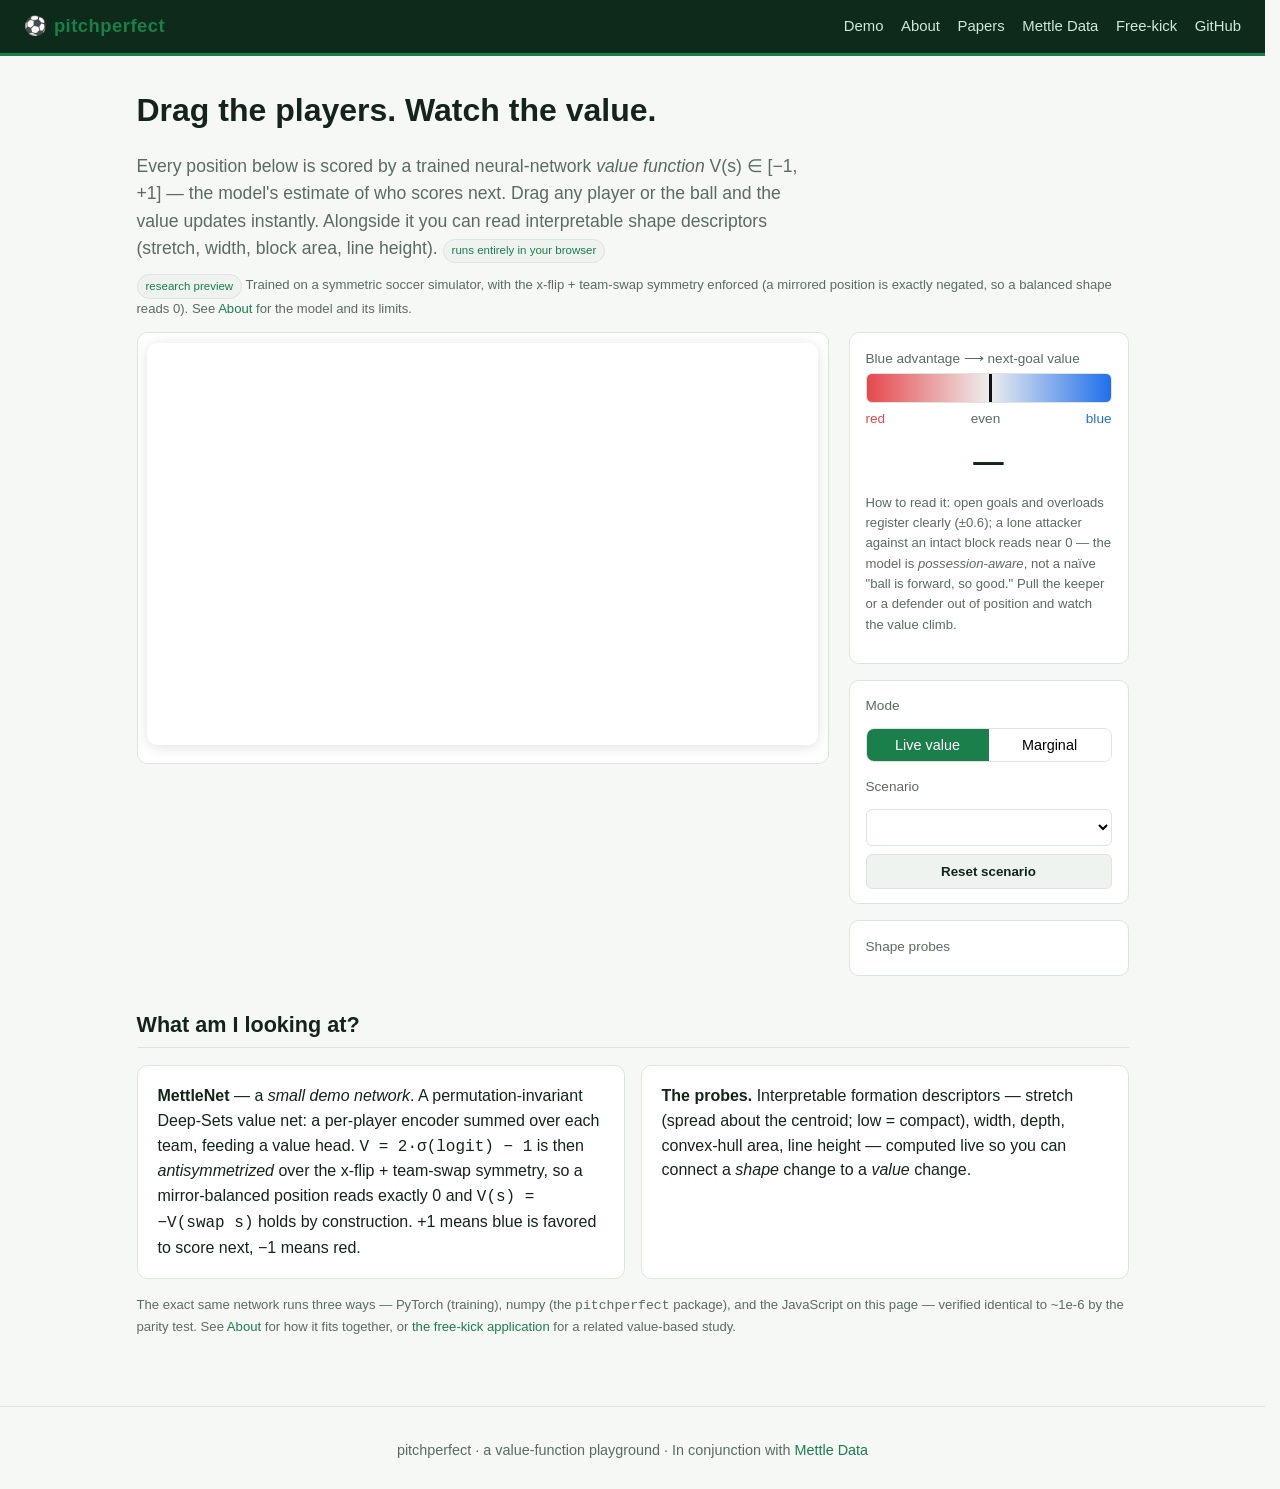
<file: index.html>
<!DOCTYPE html>
<html lang="en">
<head>
<meta charset="utf-8" />
<meta http-equiv="refresh" content="0; url=./web/index.html" />
<title>pitchperfect</title>
</head>
<body>
<p>Redirecting to <a href="./web/index.html">the pitchperfect demo</a>…</p>
</body>
</html>
</file>
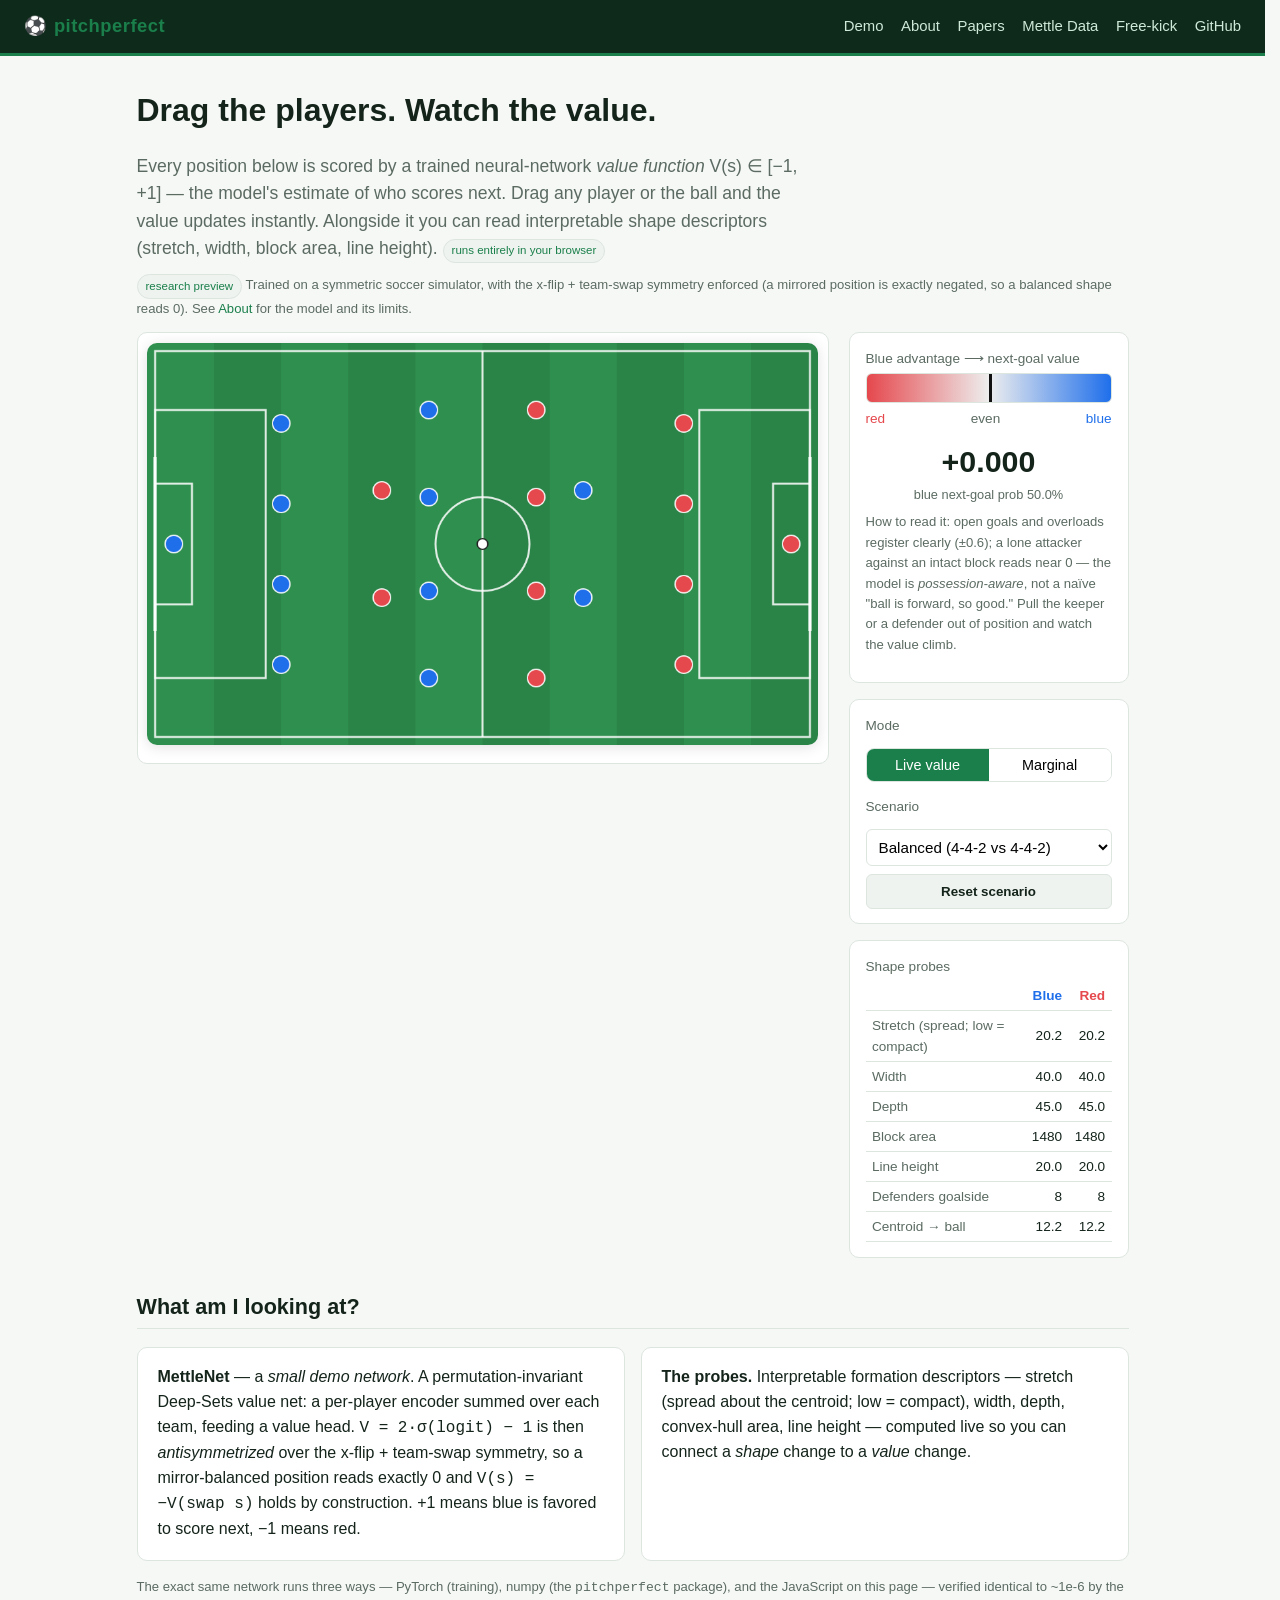
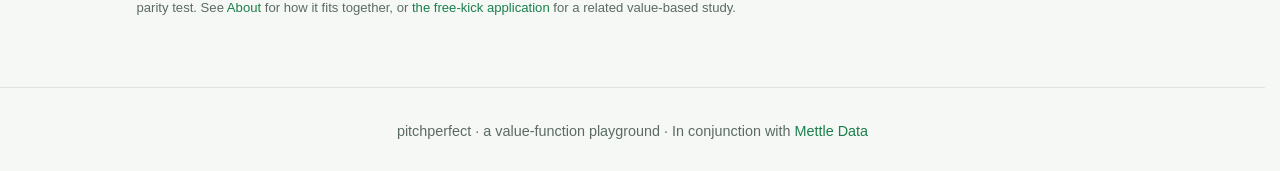
<file: web/index.html>
<!DOCTYPE html>
<html lang="en">
<head>
<meta charset="utf-8" />
<meta name="viewport" content="width=device-width, initial-scale=1" />
<title>pitchperfect — interactive soccer value function</title>
<link rel="icon" href="data:image/svg+xml,<svg xmlns='http://www.w3.org/2000/svg' viewBox='0 0 16 16'><text y='13' font-size='13'>%E2%9A%BD</text></svg>" />
<link rel="stylesheet" href="./css/style.css" />
</head>
<body>
<header class="nav">
  <span class="brand"><a href="./index.html"><span class="pp-ball">⚽</span>pitchperfect</a></span>
  <nav>
    <a href="./index.html">Demo</a>
    <a href="./about.html">About</a>
    <a href="./papers.html">Papers</a>
    <a href="https://mettledata.ai/">Mettle Data</a>
    <a href="https://humpday.microprediction.org/applications/free-kick.html">Free-kick</a>
    <a href="https://github.com/microprediction/pitchperfect">GitHub</a>
  </nav>
</header>

<main>
  <h1>Drag the players. Watch the value.</h1>
  <p class="lede">
    Every position below is scored by a trained neural-network <em>value function</em>
    V(s) ∈ [−1, +1] — the model's estimate of who scores next. Drag any player or the
    ball and the value updates instantly. Alongside it you can read interpretable shape
    descriptors (stretch, width, block area, line height).
    <span class="badge">runs entirely in your browser</span>
  </p>
  <p class="hint" style="margin-top:-0.4rem">
    <span class="badge">research preview</span> Trained on a symmetric soccer simulator, with
    the x-flip + team-swap symmetry enforced (a mirrored position is exactly negated, so a
    balanced shape reads 0). See <a href="./about.html">About</a> for the model and its limits.
  </p>

  <div class="demo-wrap">
    <div class="pitch-box card" style="padding:0.6rem">
      <canvas id="pitch" aria-label="soccer pitch"></canvas>
    </div>

    <div class="panel">
      <div class="card">
        <label class="field">Blue advantage&nbsp;⟶ next-goal value</label>
        <div class="meter"><div id="needle" class="needle"></div></div>
        <div class="vrow"><span style="color:var(--red)">red</span><span>even</span><span style="color:var(--blue)">blue</span></div>
        <div id="vbig" class="vbig" style="margin-top:0.5rem">—</div>
        <p class="hint" style="margin-top:0.5rem">
          How to read it: open goals and overloads register clearly (±0.6); a lone attacker
          against an intact block reads near 0 — the model is <em>possession-aware</em>, not a
          naïve "ball is forward, so good." Pull the keeper or a defender out of position and
          watch the value climb.
        </p>
      </div>

      <div class="card controls">
        <label class="field">Mode</label>
        <div class="seg">
          <button id="mode-value" class="active">Live value</button>
          <button id="mode-marginal">Marginal</button>
        </div>
        <div id="marginal-help" class="hint" style="display:none">
          Grab a player — the heatmap shows V if that player stood at each spot
          (others fixed). The ✚ marks their best position.
          <div id="selinfo" style="margin-top:0.25rem;color:var(--accent)"></div>
          <div class="legend" style="margin-top:0.4rem"><span>worse</span><span class="bar"></span><span>better</span></div>
        </div>
        <label class="field" style="margin-top:0.4rem">Scenario</label>
        <select id="preset"></select>
        <button id="reset" class="btn secondary">Reset scenario</button>
      </div>

      <div class="card">
        <label class="field">Shape probes</label>
        <div id="probes"></div>
      </div>
    </div>
  </div>

  <h2>What am I looking at?</h2>
  <div class="grid2">
    <div class="card">
      <strong>MettleNet</strong> — a <em>small demo network</em>. A permutation-invariant
      Deep-Sets value net: a per-player encoder summed over each team, feeding a value head.
      <code>V = 2·σ(logit) − 1</code> is then <em>antisymmetrized</em> over the
      x-flip + team-swap symmetry, so a mirror-balanced position reads exactly 0 and
      <code>V(s) = −V(swap s)</code> holds by construction. +1 means blue is favored to
      score next, −1 means red.
    </div>
    <div class="card">
      <strong>The probes.</strong> Interpretable formation descriptors — stretch
      (spread about the centroid; low = compact), width, depth, convex-hull area, line
      height — computed live so you can connect a <em>shape</em> change to a
      <em>value</em> change.
    </div>
  </div>
  <p class="hint" style="margin-top:1rem">
    The exact same network runs three ways — PyTorch (training), numpy (the
    <code>pitchperfect</code> package), and the JavaScript on this page — verified
    identical to ~1e-6 by the parity test. See
    <a href="./about.html">About</a> for how it fits together, or
    <a href="https://humpday.microprediction.org/applications/free-kick.html">the free-kick application</a>
    for a related value-based study.
  </p>
</main>

<footer>
  pitchperfect · a value-function playground · In conjunction with
  <a href="https://mettledata.ai/">Mettle Data</a>
</footer>

<script type="module" src="./js/demo.js"></script>
</body>
</html>
</file>
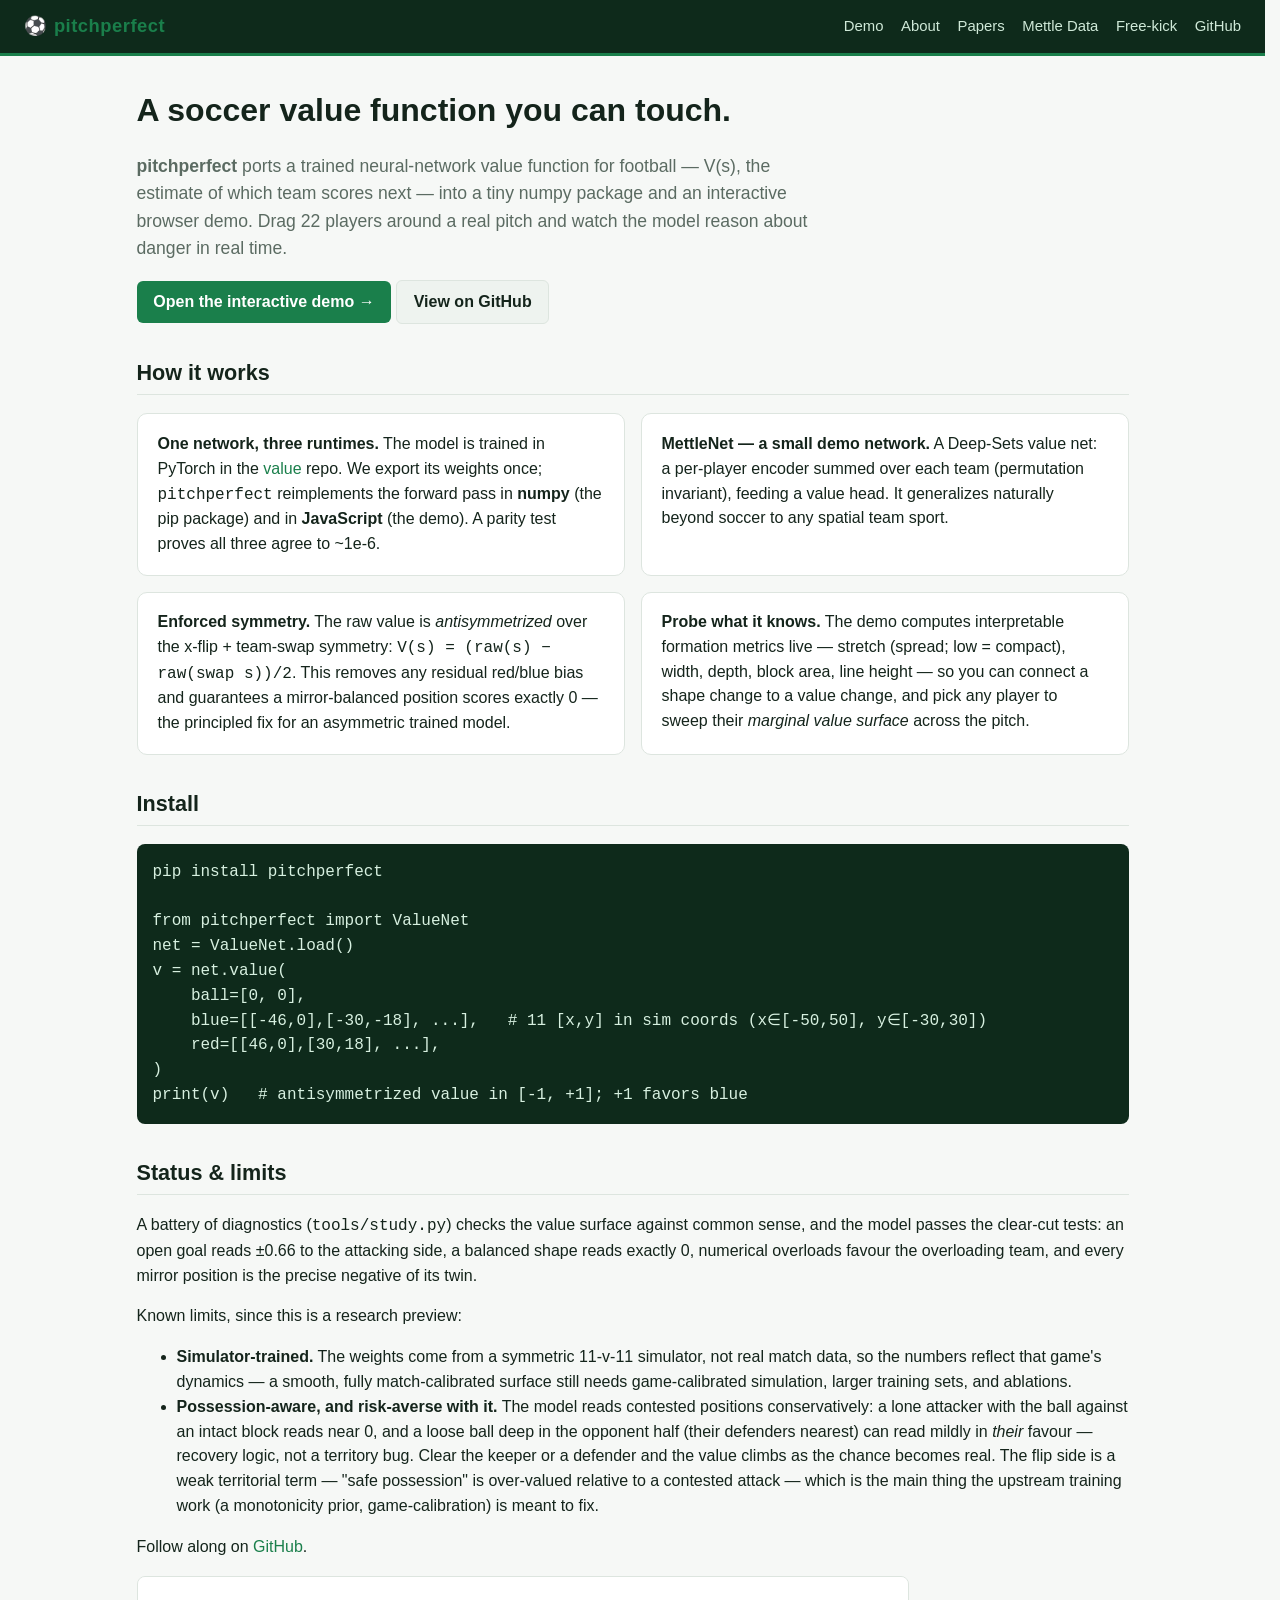
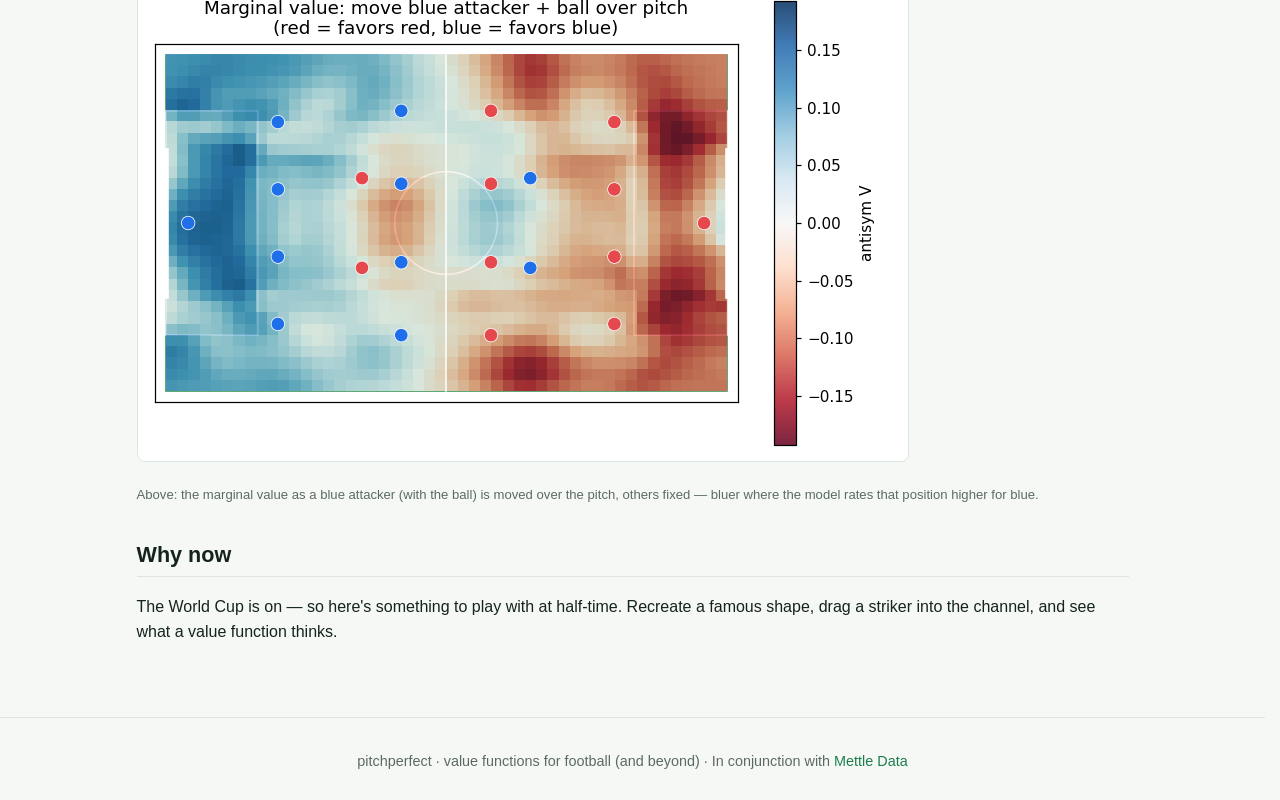
<file: web/about.html>
<!DOCTYPE html>
<html lang="en">
<head>
<meta charset="utf-8" />
<meta name="viewport" content="width=device-width, initial-scale=1" />
<title>pitchperfect — about</title>
<link rel="icon" href="data:image/svg+xml,<svg xmlns='http://www.w3.org/2000/svg' viewBox='0 0 16 16'><text y='13' font-size='13'>%E2%9A%BD</text></svg>" />
<link rel="stylesheet" href="./css/style.css" />
</head>
<body>
<header class="nav">
  <span class="brand"><a href="./index.html"><span class="pp-ball">⚽</span>pitchperfect</a></span>
  <nav>
    <a href="./index.html">Demo</a>
    <a href="./about.html">About</a>
    <a href="./papers.html">Papers</a>
    <a href="https://mettledata.ai/">Mettle Data</a>
    <a href="https://humpday.microprediction.org/applications/free-kick.html">Free-kick</a>
    <a href="https://github.com/microprediction/pitchperfect">GitHub</a>
  </nav>
</header>

<main>
  <h1>A soccer value function you can touch.</h1>
  <p class="lede">
    <strong>pitchperfect</strong> ports a trained neural-network value function for
    football — V(s), the estimate of which team scores next — into a tiny numpy package
    and an interactive browser demo. Drag 22 players around a real pitch and watch the
    model reason about danger in real time.
  </p>
  <p>
    <a class="btn" href="./index.html">Open the interactive demo →</a>
    <a class="btn secondary" href="https://github.com/microprediction/pitchperfect">View on GitHub</a>
  </p>

  <h2 id="how">How it works</h2>
  <div class="grid2">
    <div class="card">
      <strong>One network, three runtimes.</strong> The model is trained in PyTorch in
      the <a href="https://github.com/score-technologies/value">value</a> repo. We export
      its weights once; <code>pitchperfect</code> reimplements the forward pass in
      <strong>numpy</strong> (the pip package) and in <strong>JavaScript</strong> (the
      demo). A parity test proves all three agree to ~1e-6.
    </div>
    <div class="card">
      <strong>MettleNet — a small demo network.</strong> A Deep-Sets value net: a per-player
      encoder summed over each team (permutation invariant), feeding a value head. It
      generalizes naturally beyond soccer to any spatial team sport.
    </div>
    <div class="card">
      <strong>Enforced symmetry.</strong> The raw value is <em>antisymmetrized</em> over
      the x-flip + team-swap symmetry: <code>V(s) = (raw(s) − raw(swap s))/2</code>. This
      removes any residual red/blue bias and guarantees a mirror-balanced position scores
      exactly 0 — the principled fix for an asymmetric trained model.
    </div>
    <div class="card">
      <strong>Probe what it knows.</strong> The demo computes interpretable formation
      metrics live — stretch (spread; low = compact), width, depth, block area, line
      height — so you can connect a shape change to a value change, and pick any player to
      sweep their <em>marginal value surface</em> across the pitch.
    </div>
  </div>

  <h2 id="install">Install</h2>
  <pre><code>pip install pitchperfect

from pitchperfect import ValueNet
net = ValueNet.load()
v = net.value(
    ball=[0, 0],
    blue=[[-46,0],[-30,-18], ...],   # 11 [x,y] in sim coords (x∈[-50,50], y∈[-30,30])
    red=[[46,0],[30,18], ...],
)
print(v)   # antisymmetrized value in [-1, +1]; +1 favors blue</code></pre>

  <h2>Status &amp; limits</h2>
  <p>
    A battery of diagnostics (<code>tools/study.py</code>) checks the value surface against
    common sense, and the model passes the clear-cut tests: an open goal reads ±0.66 to the
    attacking side, a balanced shape reads exactly 0, numerical overloads favour the
    overloading team, and every mirror position is the precise negative of its twin.
  </p>
  <p>Known limits, since this is a research preview:</p>
  <ul>
    <li><strong>Simulator-trained.</strong> The weights come from a symmetric 11-v-11
      simulator, not real match data, so the numbers reflect that game's dynamics — a smooth,
      fully match-calibrated surface still needs game-calibrated simulation, larger training
      sets, and ablations.</li>
    <li><strong>Possession-aware, and risk-averse with it.</strong> The model reads contested
      positions conservatively: a lone attacker with the ball against an intact block reads near
      0, and a loose ball deep in the opponent half (their defenders nearest) can read mildly in
      <em>their</em> favour — recovery logic, not a territory bug. Clear the keeper or a defender
      and the value climbs as the chance becomes real. The flip side is a weak territorial term —
      "safe possession" is over-valued relative to a contested attack — which is the main thing
      the upstream training work (a monotonicity prior, game-calibration) is meant to fix.</li>
  </ul>
  <p>Follow along on <a href="https://github.com/microprediction/pitchperfect">GitHub</a>.</p>
  <p><img src="./study/sweep_blue.png" alt="marginal value surface for a blue attacker" style="max-width:100%;border-radius:8px;border:1px solid var(--border)"></p>
  <p class="hint">Above: the marginal value as a blue attacker (with the ball) is moved over
    the pitch, others fixed — bluer where the model rates that position higher for blue.</p>

  <h2>Why now</h2>
  <p>
    The World Cup is on — so here's something to play with at half-time. Recreate a
    famous shape, drag a striker into the channel, and see what a value function thinks.
  </p>
</main>

<footer>
  pitchperfect · value functions for football (and beyond) · In conjunction with
  <a href="https://mettledata.ai/">Mettle Data</a>
</footer>
</body>
</html>
</file>
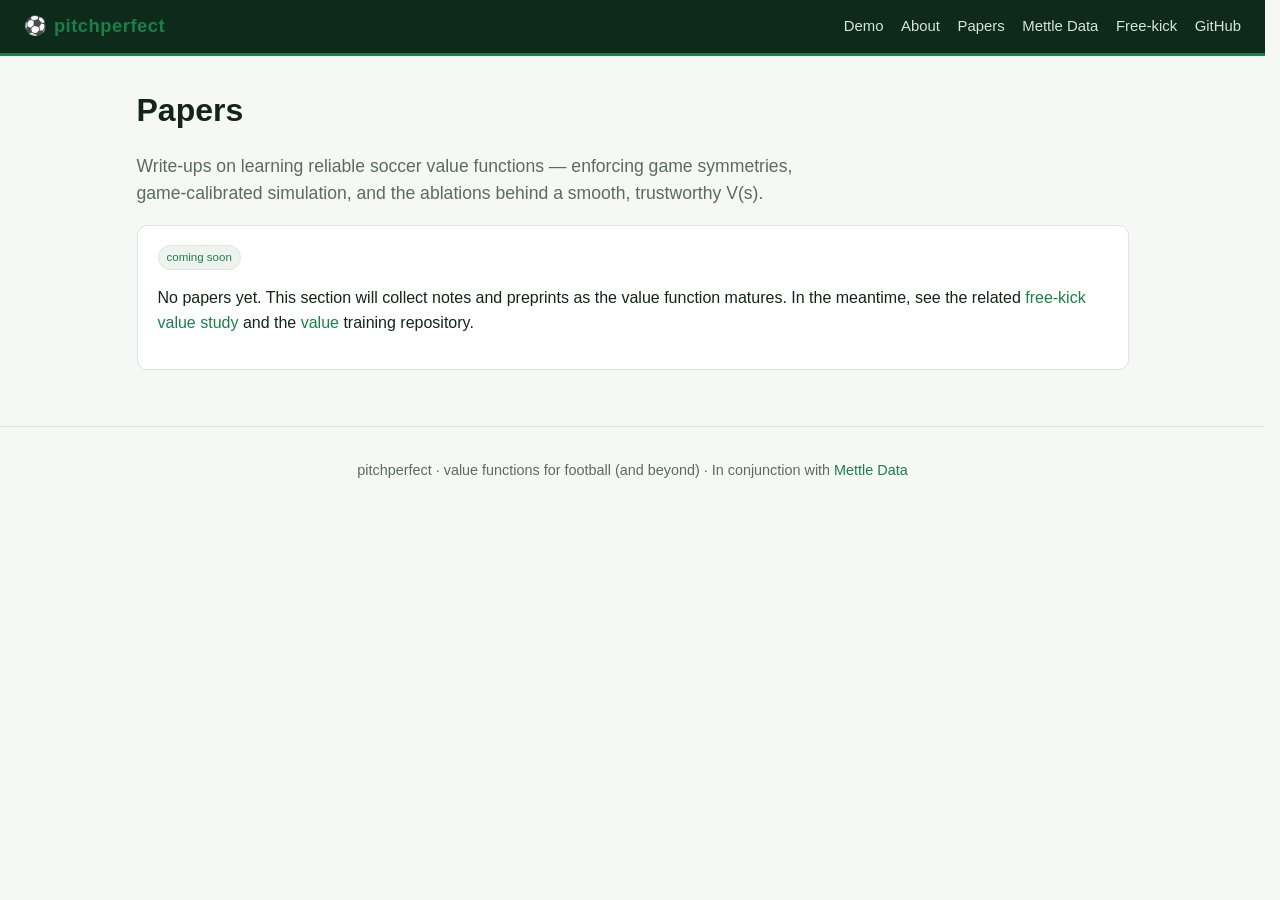
<file: web/papers.html>
<!DOCTYPE html>
<html lang="en">
<head>
<meta charset="utf-8" />
<meta name="viewport" content="width=device-width, initial-scale=1" />
<title>pitchperfect — papers</title>
<link rel="icon" href="data:image/svg+xml,<svg xmlns='http://www.w3.org/2000/svg' viewBox='0 0 16 16'><text y='13' font-size='13'>%E2%9A%BD</text></svg>" />
<link rel="stylesheet" href="./css/style.css" />
</head>
<body>
<header class="nav">
  <span class="brand"><a href="./index.html"><span class="pp-ball">⚽</span>pitchperfect</a></span>
  <nav>
    <a href="./index.html">Demo</a>
    <a href="./about.html">About</a>
    <a href="./papers.html">Papers</a>
    <a href="https://mettledata.ai/">Mettle Data</a>
    <a href="https://humpday.microprediction.org/applications/free-kick.html">Free-kick</a>
    <a href="https://github.com/microprediction/pitchperfect">GitHub</a>
  </nav>
</header>

<main>
  <h1>Papers</h1>
  <p class="lede">
    Write-ups on learning reliable soccer value functions — enforcing game symmetries,
    game-calibrated simulation, and the ablations behind a smooth, trustworthy V(s).
  </p>

  <div class="card">
    <p style="margin:0"><span class="badge">coming soon</span></p>
    <p>
      No papers yet. This section will collect notes and preprints as the value function
      matures. In the meantime, see the related
      <a href="https://humpday.microprediction.org/applications/free-kick.html">free-kick
      value study</a> and the <a href="https://github.com/score-technologies/value">value</a>
      training repository.
    </p>
  </div>
</main>

<footer>
  pitchperfect · value functions for football (and beyond) · In conjunction with
  <a href="https://mettledata.ai/">Mettle Data</a>
</footer>
</body>
</html>
</file>
<file: web/css/style.css>
/* pitchperfect -- soccer-themed static site, nav styled after the
   microprediction sites (humpday / schur). */
:root {
  --pitch: #2f8f4e;
  --pitch-stripe: #2a8347;
  --pitch-line: rgba(255, 255, 255, 0.85);
  --blue: #1f6feb;
  --red: #e5484d;
  --ink: #14241b;
  --muted: #5b6b62;
  --bg: #f6f8f6;
  --card: #ffffff;
  --accent: #1a7f4b;
  --border: #dde5df;
}

* { box-sizing: border-box; }

/* Reserve the scrollbar gutter on every page so the nav (and content) don't
   shift horizontally when navigating between short and tall pages. */
html { scrollbar-gutter: stable; }

body {
  margin: 0;
  font-family: -apple-system, BlinkMacSystemFont, "Segoe UI", Roboto, Helvetica, Arial, sans-serif;
  color: var(--ink);
  background: var(--bg);
  line-height: 1.55;
}

a { color: var(--accent); text-decoration: none; }
a:hover { text-decoration: underline; }

header.nav {
  display: flex;
  align-items: center;
  gap: 1.25rem;
  padding: 0.75rem 1.5rem;
  background: #0e2a1b;
  color: #fff;
  border-bottom: 3px solid var(--accent);
  flex-wrap: wrap;
}
header.nav .brand {
  font-weight: 700;
  font-size: 1.15rem;
  letter-spacing: 0.5px;
  color: #fff;
}
header.nav .brand .pp-ball { margin-right: 0.4rem; }
header.nav nav { display: flex; gap: 1.1rem; flex-wrap: wrap; margin-left: auto; }
header.nav nav a { color: #cfe9d8; font-size: 0.93rem; }
header.nav nav a:hover { color: #fff; text-decoration: none; }

main { max-width: 1040px; margin: 0 auto; padding: 1.5rem; }

h1 { font-size: 2rem; margin: 0.4rem 0 0.2rem; }
h2 { font-size: 1.35rem; margin-top: 2rem; border-bottom: 1px solid var(--border); padding-bottom: 0.3rem; }
.lede { font-size: 1.1rem; color: var(--muted); max-width: 70ch; }

.btn {
  display: inline-block;
  background: var(--accent);
  color: #fff;
  padding: 0.55rem 1.05rem;
  border-radius: 6px;
  font-weight: 600;
  border: none;
  cursor: pointer;
}
.btn:hover { background: #15683d; text-decoration: none; }
.btn.secondary { background: #eef3ef; color: var(--ink); border: 1px solid var(--border); }
.btn.secondary:hover { background: #e3ebe5; }

code, .mono { font-family: "SF Mono", ui-monospace, Menlo, Consolas, monospace; }
pre { background: #0e2a1b; color: #d7f0e0; padding: 1rem; border-radius: 8px; overflow-x: auto; }
pre code { color: inherit; }

.card { background: var(--card); border: 1px solid var(--border); border-radius: 10px; padding: 1.1rem 1.25rem; }
.grid2 { display: grid; grid-template-columns: 1fr 1fr; gap: 1rem; }
@media (max-width: 760px) { .grid2 { grid-template-columns: 1fr; } }

footer { color: var(--muted); font-size: 0.9rem; text-align: center; padding: 2rem 1rem; border-top: 1px solid var(--border); margin-top: 2rem; }

/* --- interactive demo --- */
.demo-wrap { display: grid; grid-template-columns: 1fr 280px; gap: 1.25rem; align-items: start; }
@media (max-width: 880px) { .demo-wrap { grid-template-columns: 1fr; } }

.pitch-box { position: relative; }
canvas#pitch { width: 100%; height: auto; border-radius: 10px; box-shadow: 0 2px 14px rgba(0,0,0,0.12); cursor: grab; touch-action: none; }
canvas#pitch.dragging { cursor: grabbing; }

.panel { display: flex; flex-direction: column; gap: 1rem; }
.panel .card { padding: 0.9rem 1rem; }

.meter { height: 30px; border-radius: 6px; background: linear-gradient(90deg, var(--red), #eee 50%, var(--blue)); position: relative; overflow: hidden; border: 1px solid var(--border); }
.meter .needle { position: absolute; top: -3px; width: 3px; height: 36px; background: #111; left: 50%; transition: left 0.08s ease-out; }
.vrow { display: flex; justify-content: space-between; font-size: 0.85rem; color: var(--muted); margin-top: 0.35rem; }
.vbig { font-size: 1.9rem; font-weight: 700; text-align: center; font-variant-numeric: tabular-nums; }
.vbig small { font-size: 0.8rem; color: var(--muted); font-weight: 500; display: block; }

label.field { display: block; font-size: 0.85rem; color: var(--muted); margin-bottom: 0.25rem; }
select, .controls .btn { width: 100%; }
select { padding: 0.5rem; border-radius: 6px; border: 1px solid var(--border); background: #fff; font-size: 0.95rem; }
.controls { display: flex; flex-direction: column; gap: 0.5rem; }
.seg { display: flex; border: 1px solid var(--border); border-radius: 8px; overflow: hidden; }
.seg button { flex: 1; border: none; background: #fff; padding: 0.5rem; cursor: pointer; font-size: 0.9rem; }
.seg button.active { background: var(--accent); color: #fff; }
.hint { font-size: 0.82rem; color: var(--muted); }
.legend { display: flex; align-items: center; gap: 0.5rem; font-size: 0.8rem; color: var(--muted); }
.legend .bar { height: 10px; flex: 1; border-radius: 5px; background: linear-gradient(90deg, #2b3a8f, #2f8f4e, #f4e04d, #e5484d); }
.badge { display: inline-block; font-size: 0.72rem; background: #eef3ef; color: var(--accent); padding: 0.15rem 0.5rem; border-radius: 999px; border: 1px solid var(--border); }

.probe-table { width: 100%; border-collapse: collapse; font-size: 0.85rem; }
.probe-table th, .probe-table td { text-align: right; padding: 0.25rem 0.4rem; border-bottom: 1px solid var(--border); font-variant-numeric: tabular-nums; }
.probe-table td:first-child, .probe-table th:first-child { text-align: left; color: var(--muted); }
.probe-table th.bl { color: var(--blue); }
.probe-table th.rd { color: var(--red); }
</file>
